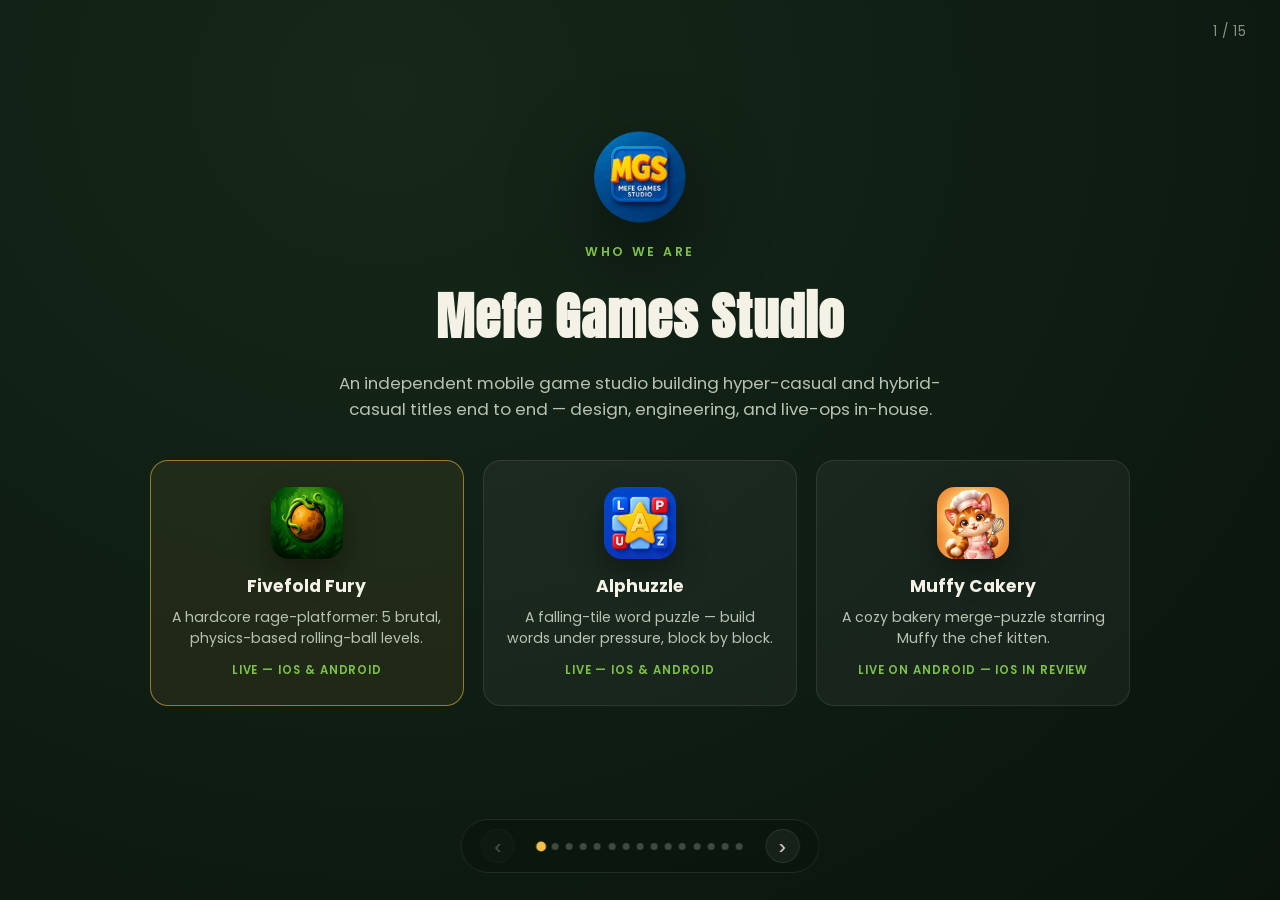
<file: pitch/index.html>
<!doctype html>
<html lang="en">
  <head>
    <meta charset="UTF-8" />
    <link rel="icon" type="image/png" href="/pitch/favicon.png" />
    <meta name="viewport" content="width=device-width, initial-scale=1.0" />
    <title>Fivefold Fury — Publisher Pitch</title>
    <script type="module" crossorigin src="/pitch/assets/index-BUb1JiWf.js"></script>
    <link rel="stylesheet" crossorigin href="/pitch/assets/index-CE3RT4pc.css">
  </head>
  <body>
    <div id="root"></div>
  </body>
</html>
</file>
<file: pitch/assets/index-CE3RT4pc.css>
@import "https://fonts.googleapis.com/css2?family=Anton&family=Poppins:wght@400;500;600;700&display=swap";:root{--bg-0:#0a140d;--bg-1:#101f14;--bg-2:#16281a;--gold:#f5c04a;--gold-soft:#e9d9ad;--green:#7fc24a;--green-deep:#3f7a2c;--ink:#f4f1e6;--ink-dim:#b9c2b2;--ink-dimmer:#8a9484;--card-bg:#ffffff0b;--card-border:#ffffff17;--shadow:0 30px 80px #0000008c}*{box-sizing:border-box}html,body,#root{height:100%;margin:0}body{color:var(--ink);background:radial-gradient(ellipse at 30% 10%, var(--bg-2) 0%, var(--bg-1) 45%, var(--bg-0) 100%);font-family:Poppins,system-ui,sans-serif;overflow:hidden}.deck{flex-direction:column;width:100vw;height:100vh;display:flex;position:relative}.slide-stage{flex:1;position:relative;overflow:hidden}.slide-frame{justify-content:center;align-items:center;padding:5vh 6vw 12vh;animation:.42s cubic-bezier(.22,.61,.36,1) slideIn;display:flex;position:absolute;inset:0}.slide-frame.back{animation-name:slideInBack}@keyframes slideIn{0%{opacity:0;transform:translate(2.5vw)}to{opacity:1;transform:translate(0)}}@keyframes slideInBack{0%{opacity:0;transform:translate(-2.5vw)}to{opacity:1;transform:translate(0)}}.slide{flex-direction:column;justify-content:center;width:100%;max-width:1180px;height:100%;max-height:720px;display:flex}.eyebrow{text-transform:uppercase;letter-spacing:.22em;color:var(--green);margin-bottom:.9rem;font-size:.78rem;font-weight:600}.slide-cover{text-align:center;justify-content:center;align-items:center;gap:.4rem}.cover-icon{width:168px;height:168px;box-shadow:var(--shadow);border-radius:34px;margin-bottom:1.6rem}.cover-title{letter-spacing:.03em;background:linear-gradient(180deg, var(--gold) 0%, #c98a2c 100%);color:#0000;text-shadow:0 6px 30px #f5c04a40;-webkit-background-clip:text;background-clip:text;margin:0;font-family:Anton,sans-serif;font-size:clamp(3.2rem,8vw,5.6rem)}.cover-tagline{color:var(--ink-dim);max-width:640px;margin:1.1rem 0 2.4rem;font-size:1.25rem}.cover-footer{color:var(--ink-dimmer);letter-spacing:.05em;font-size:.95rem}.slide-portfolio{text-align:center;justify-content:center;align-items:center;gap:.2rem}.portfolio-logo{width:92px;height:92px;box-shadow:var(--shadow);border-radius:50%;margin-bottom:1rem}.portfolio-title{letter-spacing:.02em;color:var(--ink);margin:0;font-family:Anton,sans-serif;font-size:clamp(2.2rem,5vw,3.2rem)}.portfolio-tagline{color:var(--ink-dim);max-width:620px;margin:.7rem 0 2.2rem;font-size:1.05rem}.portfolio-grid{grid-template-columns:repeat(3,1fr);gap:1.2rem;width:100%;max-width:980px;display:grid}.portfolio-card{background:var(--card-bg);border:1px solid var(--card-border);border-radius:18px;flex-direction:column;align-items:center;padding:1.6rem 1.3rem;display:flex;position:relative}.portfolio-card.highlight{background:#f5c04a12;border-color:#f5c04a8c}.portfolio-icon{border-radius:18px;width:72px;height:72px;margin-bottom:.9rem;box-shadow:0 12px 30px #00000059}.portfolio-card h3{color:var(--ink);margin:0 0 .5rem;font-size:1.08rem}.portfolio-card p{color:var(--ink-dim);margin:0;font-size:.88rem;line-height:1.5}.portfolio-status{letter-spacing:.08em;text-transform:uppercase;color:var(--green);margin-top:.8rem;font-size:.72rem;font-weight:600}.slide-statement{align-items:flex-start;gap:.4rem}.statement-heading{max-width:900px;color:var(--ink);margin:0 0 1.4rem;font-family:Anton,sans-serif;font-size:clamp(2rem,4.4vw,3.1rem);font-weight:400;line-height:1.18}.statement-body{color:var(--ink-dim);max-width:760px;margin:0 0 2rem;font-size:1.15rem;line-height:1.65}.chip-row{flex-wrap:wrap;gap:.7rem;display:flex}.chip{border:1px solid var(--card-border);background:var(--card-bg);color:var(--gold-soft);border-radius:999px;padding:.55rem 1.1rem;font-size:.92rem;font-weight:500}.slide-split{grid-template-columns:1.05fr .95fr;align-items:center;gap:4vw;height:auto;max-height:none;display:grid}.split-text{max-width:520px}.split-title{margin:0 0 1.1rem;font-family:Anton,sans-serif;font-size:clamp(1.7rem,3vw,2.4rem);font-weight:400;line-height:1.22}.split-paragraph{color:var(--ink-dim);margin:0 0 1rem;font-size:1.02rem;line-height:1.62}.split-bullets{margin:1.2rem 0 0;padding:0;list-style:none}.split-bullets li{color:var(--ink-dim);margin-bottom:.6rem;padding-left:1.4rem;font-size:.98rem;position:relative}.split-bullets li:before{content:"";background:var(--green);border-radius:2px;width:8px;height:8px;position:absolute;top:.5em;left:0;transform:rotate(45deg)}.split-image-wrap{justify-content:center;align-items:center;display:flex}.split-image{max-width:100%;max-height:62vh;box-shadow:var(--shadow);border:1px solid var(--card-border);object-fit:cover;border-radius:22px}.split-image-contain{border:none;border-radius:50%;max-width:320px;max-height:320px;box-shadow:0 20px 60px #0006}.slide-features{align-items:flex-start}.features-title{margin:0 0 1.8rem;font-family:Anton,sans-serif;font-size:clamp(1.8rem,3.4vw,2.6rem);font-weight:400}.features-grid{grid-template-columns:repeat(2,1fr);gap:1.1rem;width:100%;display:grid}.features-grid-dense{grid-template-columns:repeat(3,1fr)}.feature-card{background:var(--card-bg);border:1px solid var(--card-border);border-radius:16px;padding:1.3rem 1.4rem}.feature-card h3{color:var(--gold-soft);margin:0 0 .5rem;font-size:1.02rem}.feature-card p{color:var(--ink-dim);margin:0;font-size:.92rem;line-height:1.55}.slide-showcase{flex-direction:row;justify-content:center;align-items:center;gap:4vw;max-width:1100px}.showcase-image{object-fit:contain;border:1px solid var(--card-border);width:auto;max-width:46vw;height:100%;max-height:78vh;box-shadow:var(--shadow);border-radius:22px}.showcase-caption h2{max-width:360px;margin:0;font-family:Anton,sans-serif;font-size:clamp(1.8rem,3.4vw,2.6rem);font-weight:400}.slide-closing{text-align:center;justify-content:center;align-items:center}.closing-icon{width:110px;height:110px;box-shadow:var(--shadow);border-radius:24px;margin-bottom:1.4rem}.closing-title{margin:0 0 .8rem;font-family:Anton,sans-serif;font-size:clamp(2.4rem,5vw,3.4rem);font-weight:400}.closing-subtitle{color:var(--ink-dim);max-width:560px;margin:0 0 1.6rem;font-size:1.1rem}.closing-contact{color:var(--gold);border-bottom:1px solid #f5c04a66;margin-bottom:2rem;padding-bottom:.15rem;font-size:1.15rem;font-weight:600;text-decoration:none}.closing-contact:hover{border-bottom-color:var(--gold)}.deck-nav{border:1px solid var(--card-border);-webkit-backdrop-filter:blur(10px);backdrop-filter:blur(10px);background:#0a140d99;border-radius:999px;align-items:center;gap:1.4rem;padding:.55rem 1.2rem;display:flex;position:absolute;bottom:3vh;left:50%;transform:translate(-50%)}.nav-btn{border:1px solid var(--card-border);width:34px;height:34px;color:var(--ink);cursor:pointer;background:#ffffff0d;border-radius:50%;justify-content:center;align-items:center;font-size:1.3rem;line-height:1;transition:background .15s,transform .15s;display:flex}.nav-btn:hover:not(:disabled){background:#f5c04a29;transform:translateY(-1px)}.nav-btn:disabled{opacity:.3;cursor:default}.nav-dots{gap:.45rem;display:flex}.nav-dot{cursor:pointer;background:#ffffff38;border:none;border-radius:50%;width:7px;height:7px;padding:0;transition:background .15s,transform .15s}.nav-dot.active{background:var(--gold);transform:scale(1.4)}.deck-counter{color:var(--ink-dimmer);letter-spacing:.05em;font-size:.85rem;position:absolute;top:2.4vh;right:2.6vw}@media (width<=900px){.slide-split{grid-template-rows:auto auto;grid-template-columns:1fr;gap:1.6rem}.slide-frame{padding:3vh 6vw 16vh;overflow-y:auto}.features-grid,.features-grid-dense{grid-template-columns:1fr 1fr}.slide-showcase{flex-direction:column}.showcase-image{max-width:80vw;max-height:50vh}.portfolio-grid{grid-template-columns:1fr}}
</file>
